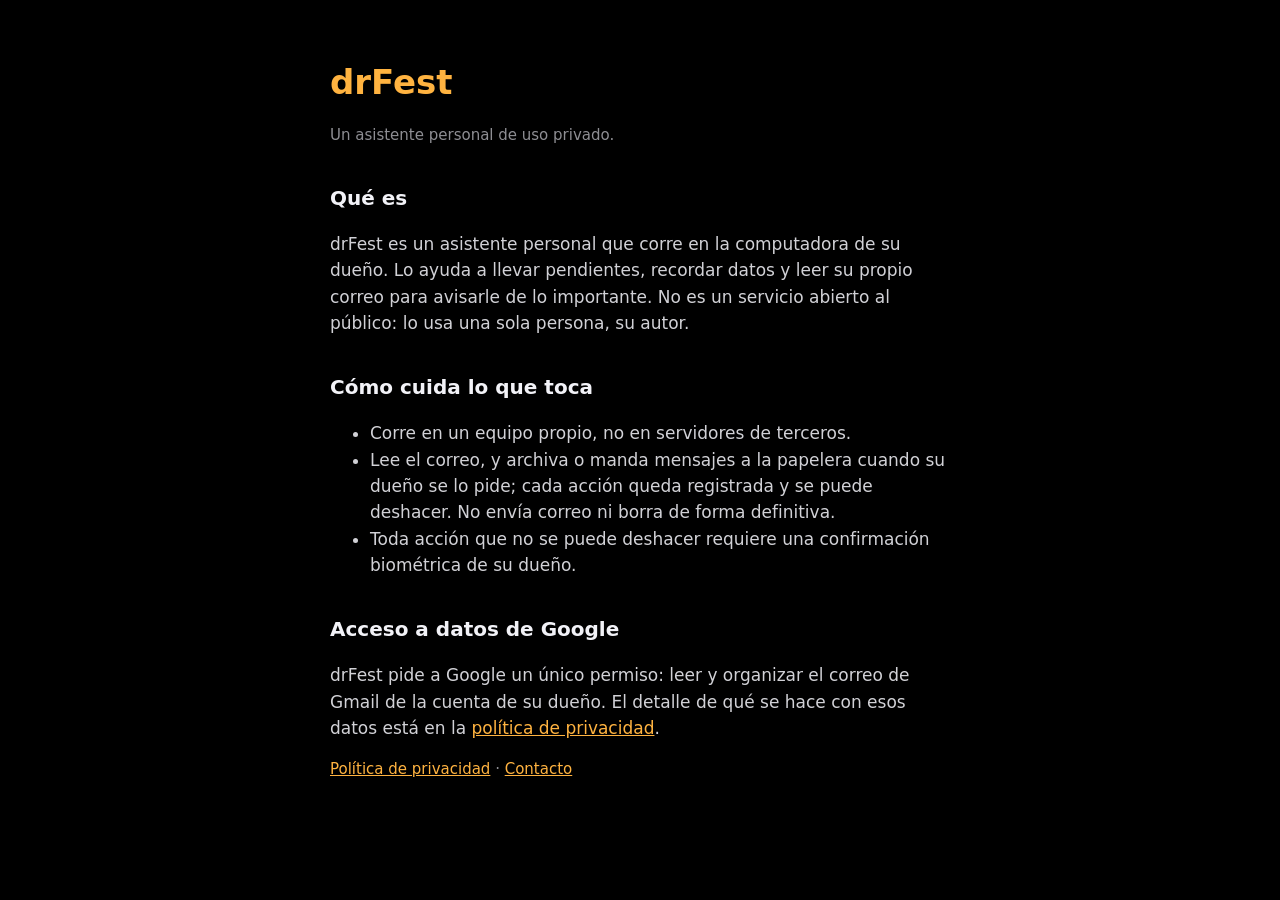
<file: index.html>
<!doctype html>
<html lang="es">
<head>
<meta charset="utf-8">
<meta name="viewport" content="width=device-width, initial-scale=1">
<title>drFest</title>
<meta name="description" content="drFest: un asistente personal de uso privado.">
<link rel="stylesheet" href="estilo.css">
</head>
<body>
<main>
<h1>drFest</h1>
<p class="tenue">Un asistente personal de uso privado.</p>

<h2>Qué es</h2>
<p>drFest es un asistente personal que corre en la computadora de su dueño. Lo ayuda a llevar pendientes, recordar datos y leer su propio correo para avisarle de lo importante. No es un servicio abierto al público: lo usa una sola persona, su autor.</p>

<h2>Cómo cuida lo que toca</h2>
<ul>
<li>Corre en un equipo propio, no en servidores de terceros.</li>
<li>Lee el correo, y archiva o manda mensajes a la papelera cuando su dueño se lo pide; cada acción queda registrada y se puede deshacer. No envía correo ni borra de forma definitiva.</li>
<li>Toda acción que no se puede deshacer requiere una confirmación biométrica de su dueño.</li>
</ul>

<h2>Acceso a datos de Google</h2>
<p>drFest pide a Google un único permiso: leer y organizar el correo de Gmail de la cuenta de su dueño. El detalle de qué se hace con esos datos está en la <a href="privacidad.html">política de privacidad</a>.</p>

<p class="tenue"><a href="privacidad.html">Política de privacidad</a> · <a href="https://github.com/oktubr3/drfest-web/issues">Contacto</a></p>
</main>
</body>
</html>
</file>
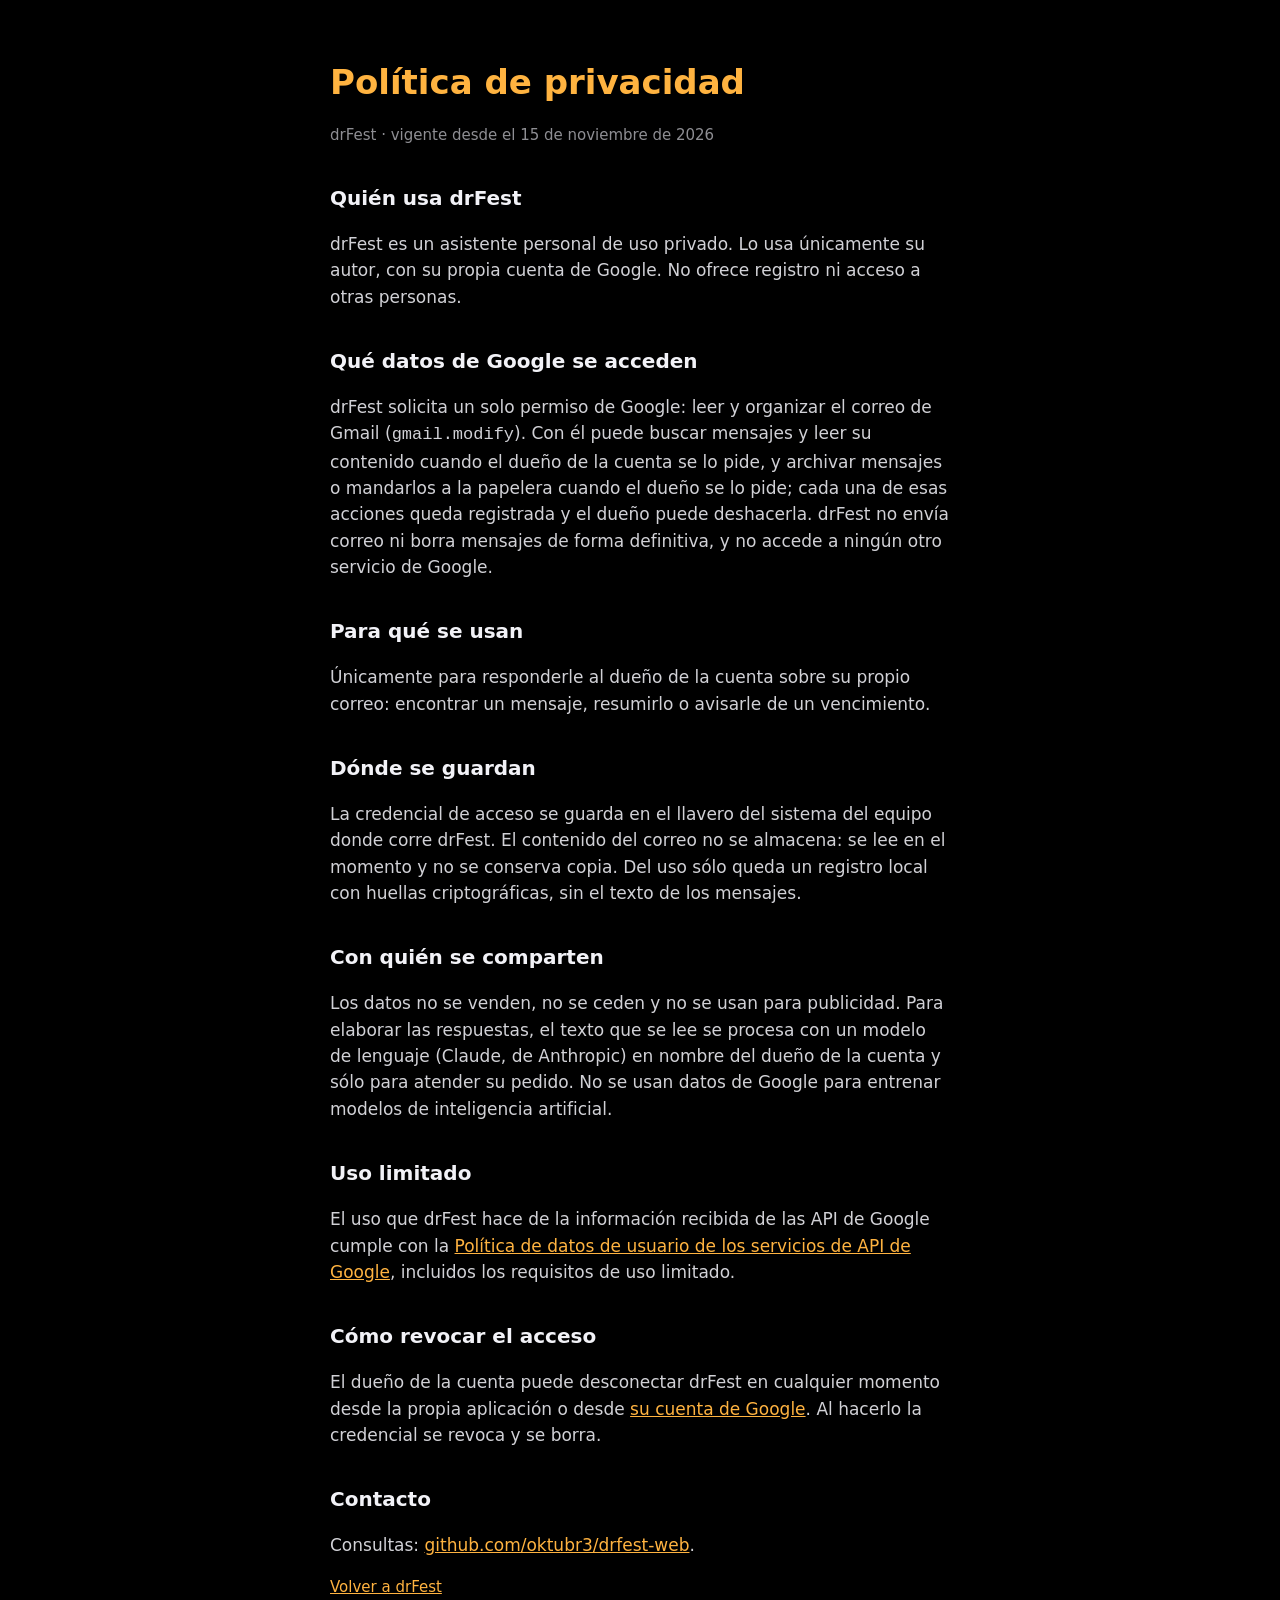
<file: privacidad.html>
<!doctype html>
<html lang="es">
<head>
<meta charset="utf-8">
<meta name="viewport" content="width=device-width, initial-scale=1">
<title>Política de privacidad · drFest</title>
<link rel="stylesheet" href="estilo.css">
</head>
<body>
<main>
<h1>Política de privacidad</h1>
<p class="tenue">drFest · vigente desde el 15 de noviembre de 2026</p>

<h2>Quién usa drFest</h2>
<p>drFest es un asistente personal de uso privado. Lo usa únicamente su autor, con su propia cuenta de Google. No ofrece registro ni acceso a otras personas.</p>

<h2>Qué datos de Google se acceden</h2>
<p>drFest solicita un solo permiso de Google: leer y organizar el correo de Gmail (<code>gmail.modify</code>). Con él puede buscar mensajes y leer su contenido cuando el dueño de la cuenta se lo pide, y archivar mensajes o mandarlos a la papelera cuando el dueño se lo pide; cada una de esas acciones queda registrada y el dueño puede deshacerla. drFest no envía correo ni borra mensajes de forma definitiva, y no accede a ningún otro servicio de Google.</p>

<h2>Para qué se usan</h2>
<p>Únicamente para responderle al dueño de la cuenta sobre su propio correo: encontrar un mensaje, resumirlo o avisarle de un vencimiento.</p>

<h2>Dónde se guardan</h2>
<p>La credencial de acceso se guarda en el llavero del sistema del equipo donde corre drFest. El contenido del correo no se almacena: se lee en el momento y no se conserva copia. Del uso sólo queda un registro local con huellas criptográficas, sin el texto de los mensajes.</p>

<h2>Con quién se comparten</h2>
<p>Los datos no se venden, no se ceden y no se usan para publicidad. Para elaborar las respuestas, el texto que se lee se procesa con un modelo de lenguaje (Claude, de Anthropic) en nombre del dueño de la cuenta y sólo para atender su pedido. No se usan datos de Google para entrenar modelos de inteligencia artificial.</p>

<h2>Uso limitado</h2>
<p>El uso que drFest hace de la información recibida de las API de Google cumple con la <a href="https://developers.google.com/terms/api-services-user-data-policy">Política de datos de usuario de los servicios de API de Google</a>, incluidos los requisitos de uso limitado.</p>

<h2>Cómo revocar el acceso</h2>
<p>El dueño de la cuenta puede desconectar drFest en cualquier momento desde la propia aplicación o desde <a href="https://myaccount.google.com/permissions">su cuenta de Google</a>. Al hacerlo la credencial se revoca y se borra.</p>

<h2>Contacto</h2>
<p>Consultas: <a href="https://github.com/oktubr3/drfest-web/issues">github.com/oktubr3/drfest-web</a>.</p>

<p class="tenue"><a href="./">Volver a drFest</a></p>
</main>
</body>
</html>
</file>
<file: estilo.css>
:root { color-scheme: dark; }
body { margin: 0; background: #000; color: #f2f2f7; font: 17px/1.55 -apple-system, system-ui, sans-serif; }
main { max-width: 620px; margin: 0 auto; padding: 56px 20px 80px; }
h1 { font-size: 34px; margin: 0 0 4px; color: #ffb340; }
h2 { font-size: 20px; margin: 36px 0 8px; }
p, li { color: #d1d1d6; }
a { color: #ffb340; }
.tenue { color: #8e8e93; font-size: 15px; }
</file>
